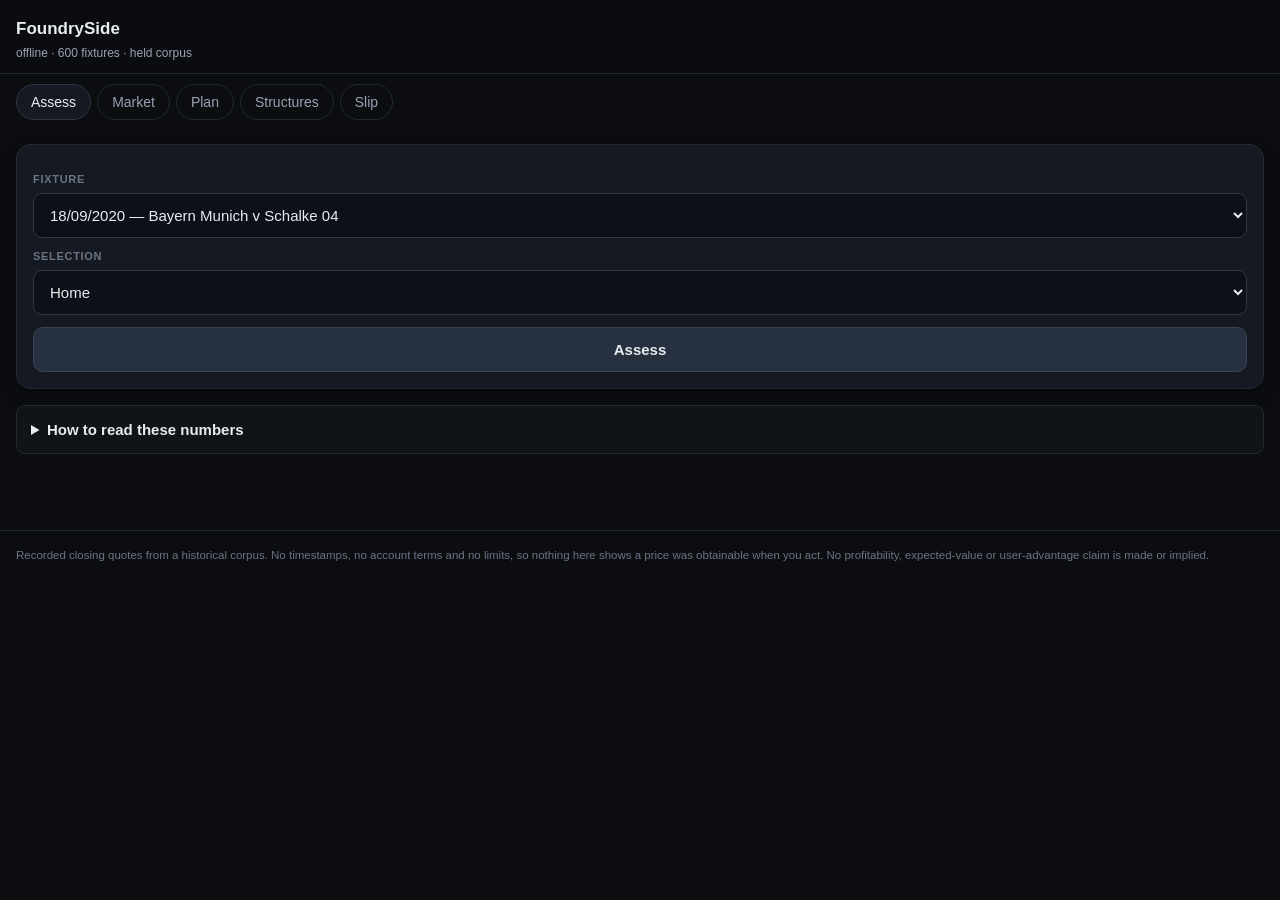
<file: app/android/assets/www/index.html>
<!DOCTYPE html>
<html lang="en">
<head>
<meta charset="utf-8">
<meta name="viewport" content="width=device-width, initial-scale=1, viewport-fit=cover">
<title>FoundrySide</title>
<link rel="stylesheet" href="theme.css">
<style>
  :root {
    --bg:#0b0d11; --panel:#151922; --line:#232833; --line-strong:#2f3644;
    --text:#e8ebf0; --muted:#98a2b3; --dim:#6b7484;
    --obs:#6cc6ff; --est:#d8b066; --hyp:#a98ce0; --warn:#e3b558; --bad:#ea8a8a;
    --radius:14px; --sp:12px;
  }
  * { box-sizing:border-box; -webkit-tap-highlight-color:transparent; }
  body {
    margin:0; background:var(--bg); color:var(--text);
    font:15px/1.55 ui-sans-serif,-apple-system,"Segoe UI",Roboto,sans-serif;
    padding:env(safe-area-inset-top) 0 env(safe-area-inset-bottom);
  }
  header { padding:16px 16px 10px; border-bottom:1px solid var(--line); position:sticky; top:0;
           background:rgba(11,13,17,.96); backdrop-filter:blur(8px); z-index:10; }
  h1 { margin:0; font-size:17px; font-weight:650; }
  .sub { color:var(--muted); font-size:12px; margin-top:2px; }
  nav { display:flex; gap:6px; padding:10px 16px 0; overflow-x:auto; }
  nav button { flex:0 0 auto; background:transparent; border:1px solid var(--line); color:var(--muted);
               padding:9px 14px; border-radius:999px; font-size:14px; }
  nav button.active { color:var(--text); background:var(--panel); border-color:var(--line-strong); }
  main { padding:12px 16px 60px; }
  .view { display:none; } .view.active { display:block; }
  .card { background:var(--panel); border:1px solid var(--line); border-radius:var(--radius);
          padding:16px; margin:12px 0; }
  label { display:block; font-size:11px; letter-spacing:.7px; text-transform:uppercase;
          color:var(--dim); margin:10px 0 5px; font-weight:600; }
  select, input { width:100%; background:#0d1016; color:var(--text); border:1px solid var(--line-strong);
                  border-radius:9px; padding:12px; font-size:15px; }
  button.primary { width:100%; background:#27303e; color:var(--text); border:1px solid #384456;
                   border-radius:10px; padding:13px; font-size:15px; font-weight:600; margin-top:12px; }
  .kv { display:grid; grid-template-columns:1fr auto; gap:7px 12px; }
  .kv > div:nth-child(odd) { color:var(--muted); font-size:14px; }
  .kv > div:nth-child(even) { text-align:right; font-weight:600; font-variant-numeric:tabular-nums; }
  .tag { font-size:9px; padding:1px 6px; border-radius:999px; border:1px solid currentColor;
         text-transform:uppercase; font-weight:700; }
  .obs { color:var(--obs); } .est { color:var(--est); } .hyp { color:var(--hyp); }
  .caveat { color:var(--muted); font-size:12.5px; border-left:2px solid var(--line-strong);
            padding-left:10px; margin:8px 0; }
  .verdict { background:#101419; border:1px solid var(--line-strong); border-radius:10px;
             padding:11px 13px; margin:10px 0; font-size:14px; }
  .verdict.warn { border-color:#4a3d20; color:#f0d9a8; }
  table { width:100%; border-collapse:collapse; font-size:13px; }
  th { text-align:left; color:var(--dim); font-size:10px; text-transform:uppercase;
       letter-spacing:.6px; padding:0 6px 6px 0; }
  td { padding:7px 6px 7px 0; border-top:1px solid var(--line); font-variant-numeric:tabular-nums; }
  td.name { font-weight:600; }
  .meter { height:6px; border-radius:3px; background:var(--line); overflow:hidden; margin:8px 0 2px; }
  .meter i { display:block; height:100%; background:linear-gradient(90deg,#5ed39b,#3aa87a); }
  footer { padding:16px; color:var(--dim); font-size:11.5px; border-top:1px solid var(--line); }
</style>
</head>
<body>
<header>
  <h1>FoundrySide</h1>
  <div class="sub" id="sub">offline · market companion</div>
</header>

<nav id="tabs">
  <button data-view="assess" class="active">Assess</button>
  <button data-view="market">Market</button>
  <button data-view="plan">Plan</button>
  <button data-view="structures">Structures</button>
  <button data-view="slip">Slip</button>
</nav>

<main>
  <section id="view-assess" class="view active">
    <div class="card">
      <label for="fixture">Fixture</label>
      <select id="fixture"></select>
      <label for="outcome">Selection</label>
      <select id="outcome">
        <option value="H">Home</option><option value="D">Draw</option><option value="A">Away</option>
      </select>
      <button class="primary" id="go-assess">Assess</button>
    </div>
    <details class="explainer">
      <summary>How to read these numbers</summary>
      <div class="caveat"><strong>Best recorded price.</strong> The highest closing quote recorded for
      this outcome. Not a price you were offered: there are no timestamps, account terms or limits in
      this data.</div>
      <div class="caveat"><strong>Market-implied probability.</strong> The average quote converted to
      probabilities, assuming the book spreads its margin proportionally. An assumption, not a
      forecast.</div>
      <div class="caveat"><strong>Price-implied probability.</strong> One divided by the price. It
      includes the margin, so it overstates every outcome.</div>
    </details>
    <div id="assess-out"></div>
  </section>

  <section id="view-market" class="view">
    <div class="card">
      <label for="fixture-m">Fixture</label>
      <select id="fixture-m"></select>
      <button class="primary" id="go-market">Compare books</button>
    </div>
    <div id="market-out"></div>
  </section>

  <section id="view-plan" class="view">
    <div class="card">
      <label for="p-stake">I have (KSh)</label>
      <input id="p-stake" type="number" value="100" min="20">
      <label for="p-target">I want to make</label>
      <input id="p-target" type="number" value="10" min="1.2">
      <button class="primary" id="p-go">Find slips</button>
    </div>
    <div class="caveat">Slips from the latest match-day in the bundle that land near your multiplier,
    with the probability the market implies. Nothing here is a prediction.</div>
    <div id="p-out"></div>
  </section>

  <section id="view-structures" class="view">
    <div class="card">
      <label for="target">Target net profit (KSh)</label>
      <input id="target" type="number" value="200" min="1">
      <label for="odds">Odds to compare</label>
      <input id="odds" value="1.5, 2, 3, 4, 6">
      <button class="primary" id="go-structures">Compare</button>
    </div>
    <div class="caveat">Structures matched on the same net profit. A target is your constraint; this
    shows what each way of reaching it costs in stake, probability and variance.</div>
    <div id="structures-out"></div>
  </section>

  <section id="view-slip" class="view">
    <div class="card">
      <label for="fixture-s">Fixture</label>
      <select id="fixture-s"></select>
      <label for="selection-s">Selection</label>
      <select id="selection-s">
        <option value="H">Home</option><option value="D">Draw</option><option value="A">Away</option>
        <option value="O">Over 2.5</option><option value="U">Under 2.5</option>
      </select>
      <label for="stake">Stake (KSh)</label>
      <input id="stake" type="number" value="100" min="20">
      <button class="primary" id="go-slip">Assess slip</button>
    </div>
    <div id="slip-out"></div>
  </section>
</main>

<footer>
  Recorded closing quotes from a historical corpus. No timestamps, no account terms and no limits, so
  nothing here shows a price was obtainable when you act. No profitability, expected-value or
  user-advantage claim is made or implied.
</footer>

<script src="data.js"></script>
<script src="app.js"></script>
</body>
</html>
</file>
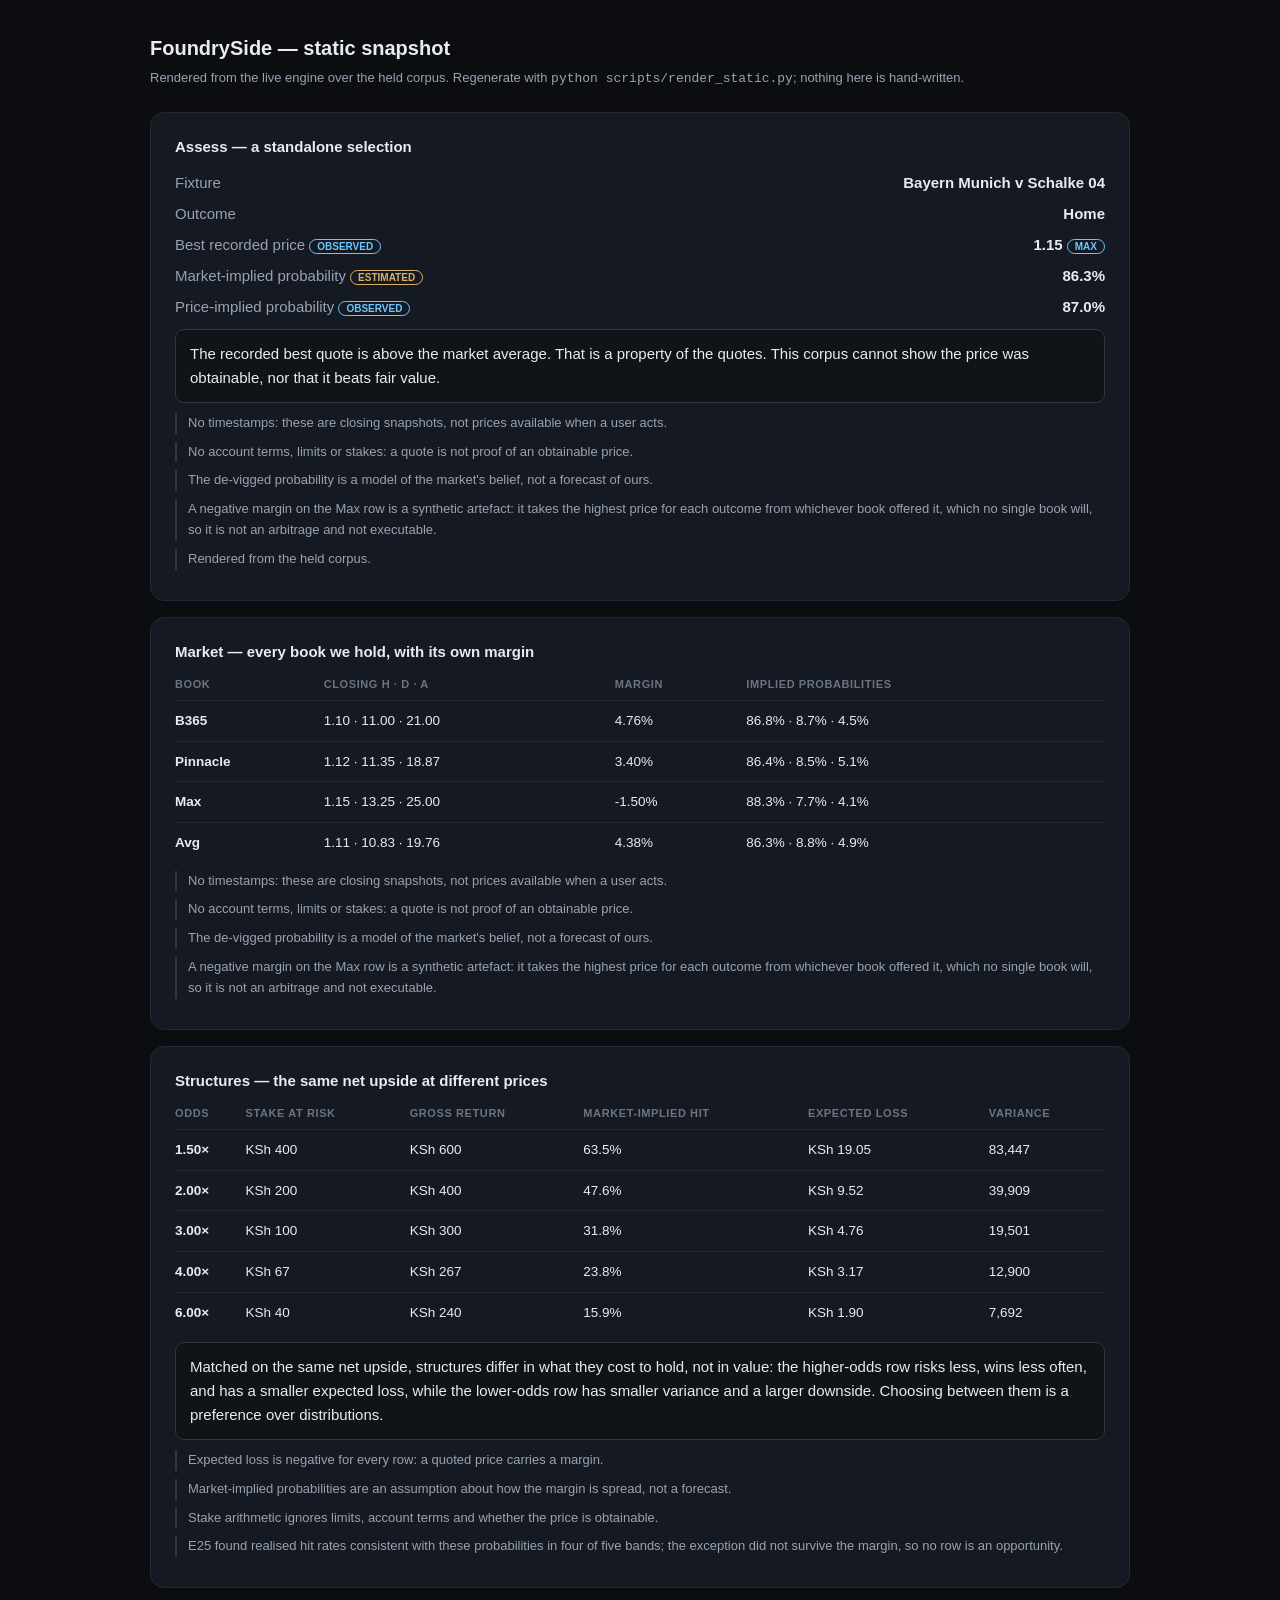
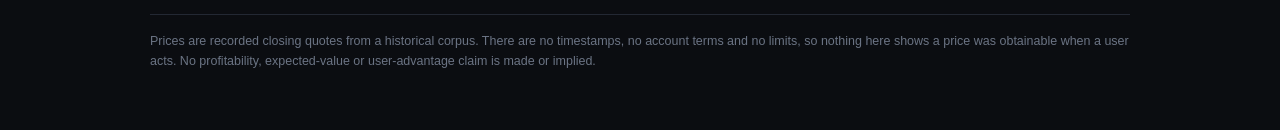
<file: docs/DEMO_SNAPSHOT.html>
<!DOCTYPE html>
<html lang="en"><head><meta charset="utf-8">
<title>FoundrySide — static snapshot</title>
<style>
 body { margin:0; background:#0b0d11; color:#e8ebf0;
        font:15px/1.6 ui-sans-serif,-apple-system,"Segoe UI",Roboto,sans-serif; }
 .wrap { max-width:980px; margin:0 auto; padding:32px 20px 60px; }
 h1 { font-size:20px; margin:0 0 4px; }
 .sub { color:#98a2b3; font-size:13px; margin-bottom:22px; }
 .card { background:#151922; border:1px solid #232833; border-radius:14px;
          padding:22px 24px; margin:16px 0; }
 h2 { font-size:15px; margin:0 0 12px; font-weight:620; }
 .kv { display:grid; grid-template-columns:1fr auto; gap:7px 18px; }
 .kv > div:nth-child(odd) { color:#98a2b3; }
 .kv > div:nth-child(even) { text-align:right; font-variant-numeric:tabular-nums; font-weight:560; }
 table.grid { width:100%; border-collapse:collapse; font-size:13.5px; }
 table.grid th { text-align:left; color:#6b7484; font-size:11px; text-transform:uppercase;
                  letter-spacing:.6px; padding:0 8px 7px 0; }
 table.grid td { padding:9px 8px 9px 0; border-top:1px solid #232833;
                  font-variant-numeric:tabular-nums; }
 td.name { font-weight:600; }
 .tag { font-size:10px; padding:1px 7px; border-radius:999px; border:1px solid currentColor;
         text-transform:uppercase; font-weight:600; }
 .obs { color:#6cc6ff; } .est { color:#d8b066; } .hyp { color:#a98ce0; }
 .caveat { color:#98a2b3; font-size:13px; border-left:2px solid #2f3644;
            padding-left:11px; margin:8px 0; }
 .verdict { background:#101419; border:1px solid #2f3644; border-radius:9px;
             padding:12px 14px; margin:10px 0; }
 footer { color:#6b7484; font-size:12.5px; border-top:1px solid #232833; margin-top:26px;
           padding-top:16px; }
</style></head>
<body><div class="wrap">
 <h1>FoundrySide — static snapshot</h1>
 <div class="sub">Rendered from the live engine over the held corpus. Regenerate with
 <code>python scripts/render_static.py</code>; nothing here is hand-written.</div>

 <section class="card"><h2>Assess — a standalone selection</h2><div class="kv"><div>Fixture</div><div>Bayern Munich v Schalke 04</div><div>Outcome</div><div>Home</div><div>Best recorded price <span class='tag obs'>observed</span></div><div>1.15 <span class='tag obs'>Max</span></div><div>Market-implied probability <span class='tag est'>estimated</span></div><div>86.3%</div><div>Price-implied probability <span class='tag obs'>observed</span></div><div>87.0%</div></div><div class="verdict">The recorded best quote is above the market average. That is a property of the quotes. This corpus cannot show the price was obtainable, nor that it beats fair value.</div><div class="caveat">No timestamps: these are closing snapshots, not prices available when a user acts.</div><div class="caveat">No account terms, limits or stakes: a quote is not proof of an obtainable price.</div><div class="caveat">The de-vigged probability is a model of the market&#x27;s belief, not a forecast of ours.</div><div class="caveat">A negative margin on the Max row is a synthetic artefact: it takes the highest price for each outcome from whichever book offered it, which no single book will, so it is not an arbitrage and not executable.</div><div class="caveat">Rendered from the held corpus.</div></section>
 <section class="card"><h2>Market — every book we hold, with its own margin</h2><table class='grid'><thead><tr><th>Book</th><th>Closing H · D · A</th><th>Margin</th><th>Implied probabilities</th></tr></thead><tbody><tr><td class='name'>B365</td><td>1.10 · 11.00 · 21.00</td><td>4.76%</td><td>86.8% · 8.7% · 4.5%</td></tr><tr><td class='name'>Pinnacle</td><td>1.12 · 11.35 · 18.87</td><td>3.40%</td><td>86.4% · 8.5% · 5.1%</td></tr><tr><td class='name'>Max</td><td>1.15 · 13.25 · 25.00</td><td>-1.50%</td><td>88.3% · 7.7% · 4.1%</td></tr><tr><td class='name'>Avg</td><td>1.11 · 10.83 · 19.76</td><td>4.38%</td><td>86.3% · 8.8% · 4.9%</td></tr></tbody></table><div class="caveat">No timestamps: these are closing snapshots, not prices available when a user acts.</div><div class="caveat">No account terms, limits or stakes: a quote is not proof of an obtainable price.</div><div class="caveat">The de-vigged probability is a model of the market&#x27;s belief, not a forecast of ours.</div><div class="caveat">A negative margin on the Max row is a synthetic artefact: it takes the highest price for each outcome from whichever book offered it, which no single book will, so it is not an arbitrage and not executable.</div></section>
 <section class="card"><h2>Structures — the same net upside at different prices</h2><table class='grid'><thead><tr><th>Odds</th><th>Stake at risk</th><th>Gross return</th><th>Market-implied hit</th><th>Expected loss</th><th>Variance</th></tr></thead><tbody><tr><td class='name'>1.50×</td><td>KSh 400</td><td>KSh 600</td><td>63.5%</td><td>KSh 19.05</td><td>83,447</td></tr><tr><td class='name'>2.00×</td><td>KSh 200</td><td>KSh 400</td><td>47.6%</td><td>KSh 9.52</td><td>39,909</td></tr><tr><td class='name'>3.00×</td><td>KSh 100</td><td>KSh 300</td><td>31.8%</td><td>KSh 4.76</td><td>19,501</td></tr><tr><td class='name'>4.00×</td><td>KSh 67</td><td>KSh 267</td><td>23.8%</td><td>KSh 3.17</td><td>12,900</td></tr><tr><td class='name'>6.00×</td><td>KSh 40</td><td>KSh 240</td><td>15.9%</td><td>KSh 1.90</td><td>7,692</td></tr></tbody></table><div class="verdict">Matched on the same net upside, structures differ in what they cost to hold, not in value: the higher-odds row risks less, wins less often, and has a smaller expected loss, while the lower-odds row has smaller variance and a larger downside. Choosing between them is a preference over distributions.</div><div class="caveat">Expected loss is negative for every row: a quoted price carries a margin.</div><div class="caveat">Market-implied probabilities are an assumption about how the margin is spread, not a forecast.</div><div class="caveat">Stake arithmetic ignores limits, account terms and whether the price is obtainable.</div><div class="caveat">E25 found realised hit rates consistent with these probabilities in four of five bands; the exception did not survive the margin, so no row is an opportunity.</div></section>

 <footer>
  Prices are recorded closing quotes from a historical corpus. There are no timestamps, no account
  terms and no limits, so nothing here shows a price was obtainable when a user acts. No
  profitability, expected-value or user-advantage claim is made or implied.
 </footer>
</div></body></html>
</file>
<file: app/android/assets/www/theme.css>
/* FoundrySide theme — shared by the local server page and the Android app.
 *
 * One file, two consumers. The Android build copies this into its assets at export time rather than
 * keeping a second copy, because two hand-maintained themes drift and the drift is invisible until
 * somebody compares screenshots.
 *
 * Only tokens and component classes live here. Layout that differs between a desktop page and a phone
 * stays in each page's own style block.
 */

:root {
  --bg:#0b0d11; --bg-elev:#12151b; --panel:#151922;
  --line:#232833; --line-strong:#2f3644;
  --text:#e8ebf0; --muted:#98a2b3; --dim:#6b7484;
  --obs:#6cc6ff; --est:#d8b066; --hyp:#a98ce0;
  --ok:#5ed39b; --warn:#e3b558; --bad:#ea8a8a;
  --radius:14px; --radius-sm:9px;
  --sp-1:6px; --sp-2:10px; --sp-3:16px; --sp-4:24px; --sp-5:34px;
  --shadow:0 1px 2px rgba(0,0,0,.35), 0 8px 24px -12px rgba(0,0,0,.6);
  --font:ui-sans-serif,-apple-system,"Segoe UI",Roboto,Inter,sans-serif;
}

* { box-sizing:border-box; }

body {
  margin:0; color:var(--text); background:var(--bg);
  font:15px/1.6 var(--font);
  -webkit-font-smoothing:antialiased;
  -webkit-text-size-adjust:100%;
  -webkit-tap-highlight-color:transparent;
}

a { color:var(--obs); }
:focus-visible { outline:2px solid var(--obs); outline-offset:2px; border-radius:4px; }

.card {
  background:linear-gradient(180deg, var(--panel), var(--bg-elev));
  border:1px solid var(--line); border-radius:var(--radius);
  padding:var(--sp-4); margin:var(--sp-3) 0; box-shadow:var(--shadow);
}
.card h2, .card h3 { margin:0 0 var(--sp-2); font-size:16px; font-weight:620; }

label {
  display:block; font-size:11px; letter-spacing:.7px; text-transform:uppercase;
  color:var(--dim); margin:var(--sp-2) 0 5px; font-weight:600;
}

select, input {
  width:100%; background:#0d1016; color:var(--text);
  border:1px solid var(--line-strong); border-radius:var(--radius-sm);
  padding:11px 12px; font-size:14px;
}
select:hover, input:hover { border-color:#3b4455; }

button.primary, button.ghost {
  border-radius:var(--radius-sm); padding:11px 16px; font-size:14px; font-weight:560;
  cursor:pointer; transition:background .15s, border-color .15s, transform .08s;
}
button.primary { background:#27303e; color:var(--text); border:1px solid #384456; }
button.primary:hover { background:#303b4c; }
button.primary:active { transform:translateY(1px); }
button.ghost { background:transparent; color:var(--muted); border:1px solid var(--line-strong); }
button.ghost:hover { color:var(--text); border-color:#3b4455; }

.kv { display:grid; grid-template-columns:1fr auto; gap:7px var(--sp-3); margin:var(--sp-2) 0; }
.kv > div:nth-child(odd) { color:var(--muted); font-size:14px; }
.kv > div:nth-child(even) {
  text-align:right; font-weight:560; font-variant-numeric:tabular-nums;
}

.tag {
  font-size:10px; padding:1px 7px; border-radius:999px; border:1px solid currentColor;
  text-transform:uppercase; font-weight:700; letter-spacing:.4px;
}
.obs { color:var(--obs); } .est { color:var(--est); } .hyp { color:var(--hyp); }
.ok { color:var(--ok); } .bad { color:var(--bad); } .warn { color:var(--warn); }

.caveat {
  color:var(--muted); font-size:13px; border-left:2px solid var(--line-strong);
  padding:2px 0 2px 11px; margin:8px 0;
}

.verdict {
  background:#101419; border:1px solid var(--line-strong); border-radius:var(--radius-sm);
  padding:12px 14px; margin:var(--sp-2) 0;
}
.verdict.warn { border-color:#4a3d20; color:#f0d9a8; }
.verdict.bad { border-color:#4a2626; color:#f2b8b8; }

table.grid { width:100%; border-collapse:collapse; font-size:13.5px; }
table.grid th {
  text-align:left; color:var(--dim); font-size:11px; text-transform:uppercase;
  letter-spacing:.6px; padding:0 8px 7px 0; font-weight:600;
}
table.grid td {
  padding:9px 8px 9px 0; border-top:1px solid var(--line);
  font-variant-numeric:tabular-nums;
}
table.grid td.name { font-weight:600; }

.meter { height:6px; border-radius:3px; background:var(--line); overflow:hidden; margin:8px 0 2px; }
.meter > i { display:block; height:100%; background:linear-gradient(90deg, var(--ok), #3aa87a); }

.empty { color:var(--dim); font-size:13.5px; padding:10px 0; }

.banner {
  padding:11px 15px; border-radius:var(--radius-sm);
  background:#2a2216; border:1px solid #4a3d20; color:#f0d9a8; font-size:13px;
}
.banner strong { color:#ffd98a; }

details.explainer { border:1px solid var(--line); border-radius:var(--radius-sm);
                    padding:12px 14px; margin:var(--sp-3) 0; background:#101419; }
details.explainer summary { cursor:pointer; font-weight:600; }
details.explainer .caveat { margin:8px 0 0; }
</file>
